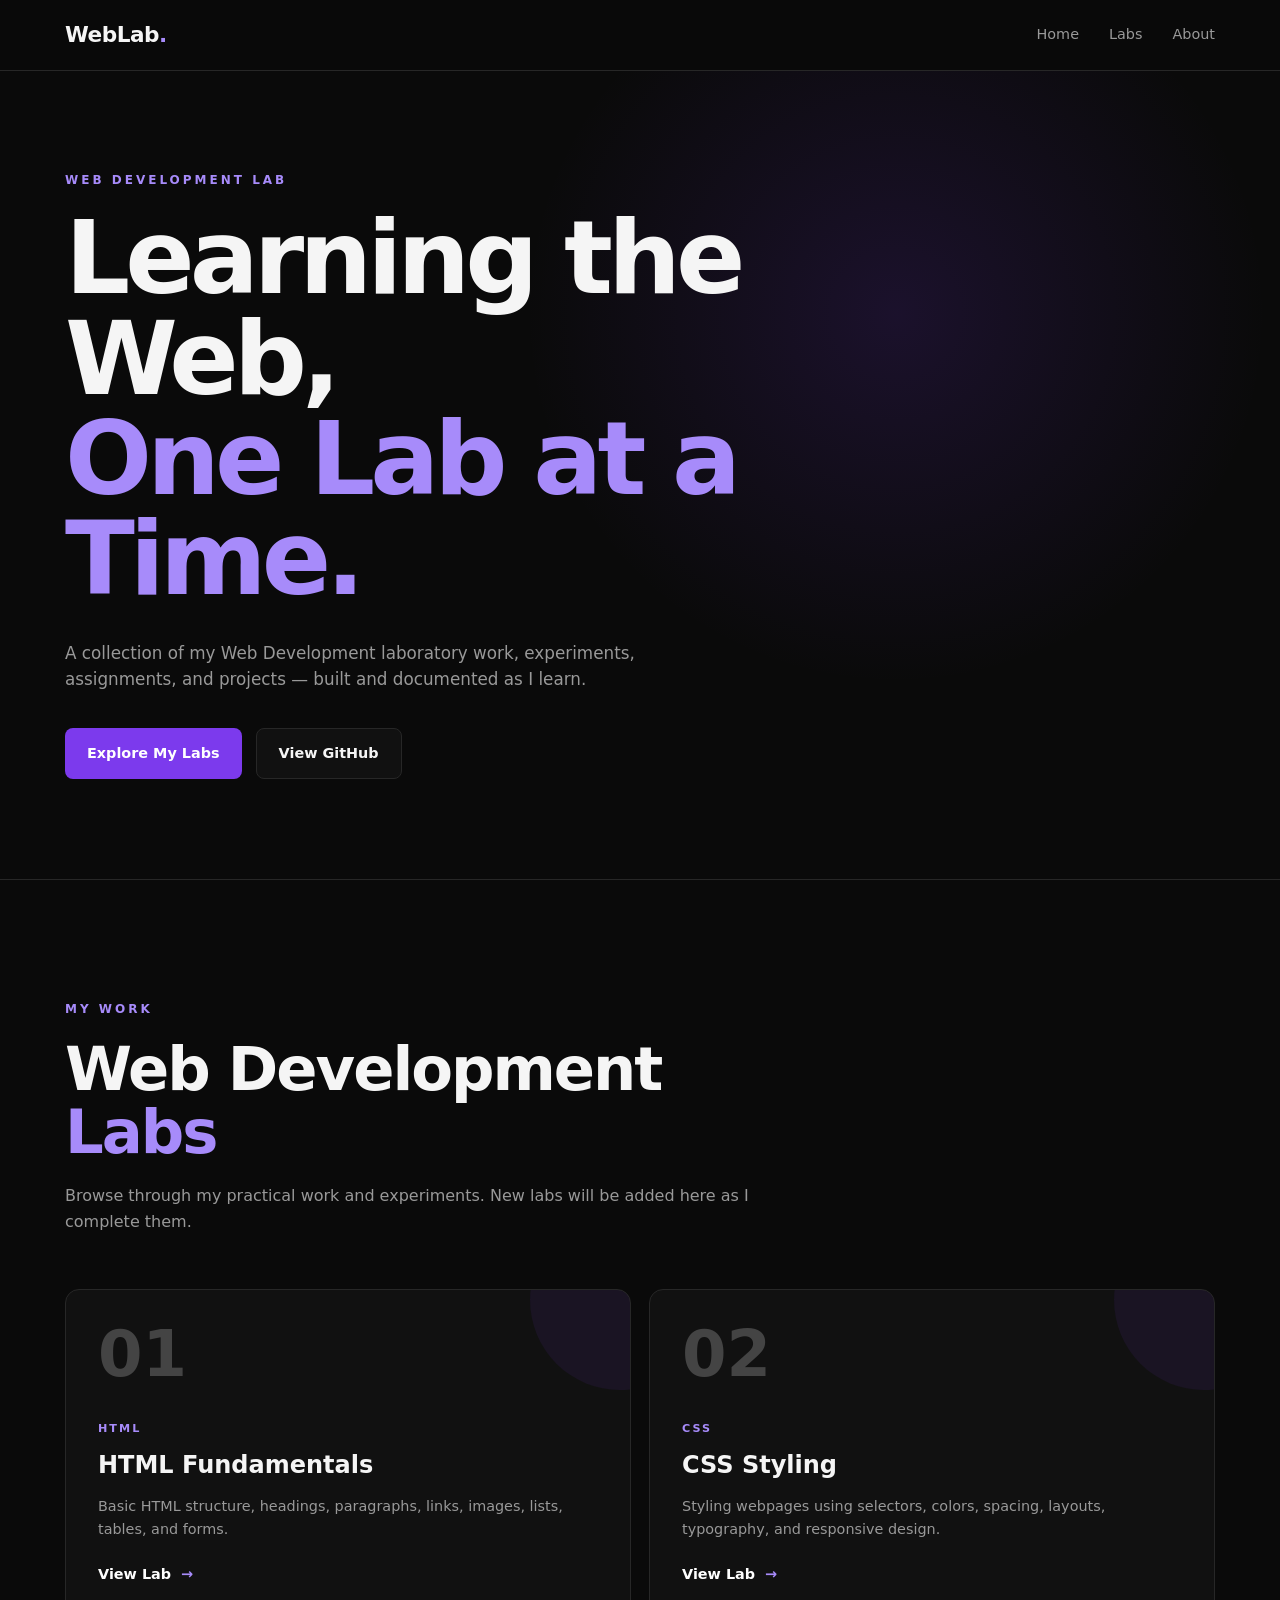
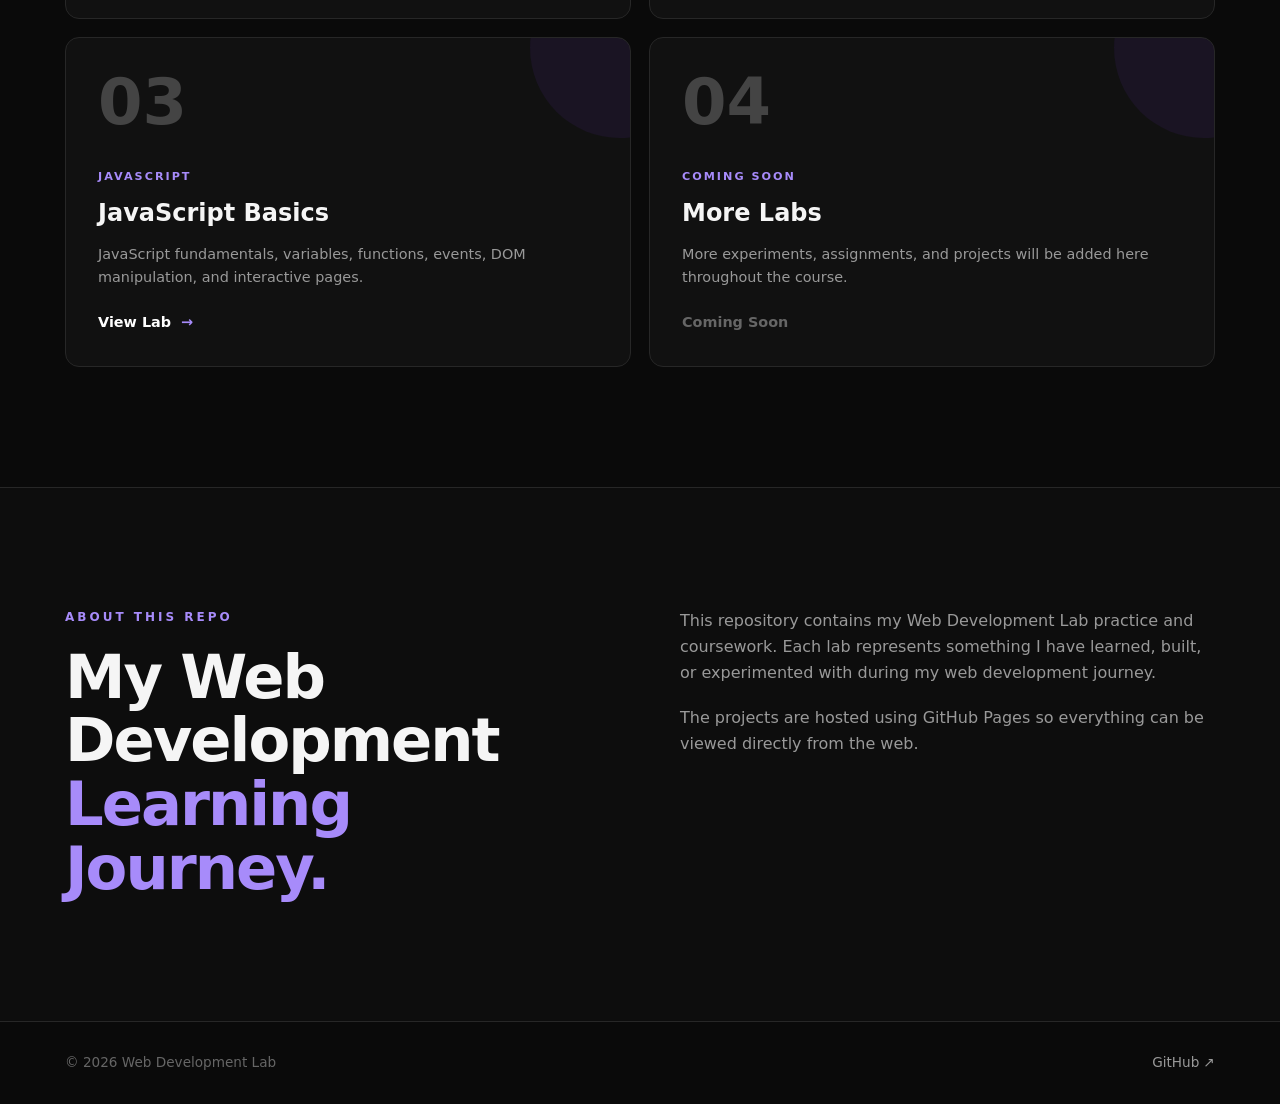
<file: index.html>
<!DOCTYPE html>
<html lang="en">
<head>
    <meta charset="UTF-8">
    <meta name="viewport" content="width=device-width, initial-scale=1.0">

    <title>Web Development Lab | Portfolio</title>

    <meta
        name="description"
        content="Web Development Lab practice, experiments, and projects."
    >

    <link rel="stylesheet" href="style.css">
</head>

<body>

    <!-- Navigation -->
    <header class="navbar">
        <div class="container nav-content">
            <a href="index.html" class="logo">WebLab<span>.</span></a>

            <nav>
                <a href="#home">Home</a>
                <a href="#labs">Labs</a>
                <a href="#about">About</a>
            </nav>
        </div>
    </header>


    <main>

        <!-- Hero Section -->
        <section id="home" class="hero">
            <div class="container hero-content">

                <p class="eyebrow">WEB DEVELOPMENT LAB</p>

                <h1>
                    Learning the Web,<br>
                    <span>One Lab at a Time.</span>
                </h1>

                <p class="hero-description">
                    A collection of my Web Development laboratory work,
                    experiments, assignments, and projects — built and
                    documented as I learn.
                </p>

                <div class="hero-buttons">
                    <a href="#labs" class="btn btn-primary">
                        Explore My Labs
                    </a>

                    <a
                        href="https://github.com/YOUR-USERNAME"
                        target="_blank"
                        rel="noopener noreferrer"
                        class="btn btn-secondary"
                    >
                        View GitHub
                    </a>
                </div>

            </div>
        </section>


        <!-- Labs Section -->
        <section id="labs" class="labs-section">
            <div class="container">

                <div class="section-heading">
                    <p class="eyebrow">MY WORK</p>

                    <h2>
                        Web Development <span>Labs</span>
                    </h2>

                    <p>
                        Browse through my practical work and experiments.
                        New labs will be added here as I complete them.
                    </p>
                </div>


                <div class="labs-grid">

                    <!-- Lab 01 -->
                    <article class="lab-card">
                        <div class="lab-number">01</div>

                        <div class="lab-content">
                            <p class="lab-type">HTML</p>

                            <h3>HTML Fundamentals</h3>

                            <p>
                                Basic HTML structure, headings, paragraphs,
                                links, images, lists, tables, and forms.
                            </p>

                            <a href="lab-01/" class="lab-link">
                                View Lab
                                <span>→</span>
                            </a>
                        </div>
                    </article>


                    <!-- Lab 02 -->
                    <article class="lab-card">
                        <div class="lab-number">02</div>

                        <div class="lab-content">
                            <p class="lab-type">CSS</p>

                            <h3>CSS Styling</h3>

                            <p>
                                Styling webpages using selectors, colors,
                                spacing, layouts, typography, and responsive
                                design.
                            </p>

                            <a href="lab-02/" class="lab-link">
                                View Lab
                                <span>→</span>
                            </a>
                        </div>
                    </article>


                    <!-- Lab 03 -->
                    <article class="lab-card">
                        <div class="lab-number">03</div>

                        <div class="lab-content">
                            <p class="lab-type">JAVASCRIPT</p>

                            <h3>JavaScript Basics</h3>

                            <p>
                                JavaScript fundamentals, variables, functions,
                                events, DOM manipulation, and interactive pages.
                            </p>

                            <a href="lab-03/" class="lab-link">
                                View Lab
                                <span>→</span>
                            </a>
                        </div>
                    </article>


                    <!-- Future Lab -->
                    <article class="lab-card future-card">
                        <div class="lab-number">04</div>

                        <div class="lab-content">
                            <p class="lab-type">COMING SOON</p>

                            <h3>More Labs</h3>

                            <p>
                                More experiments, assignments, and projects
                                will be added here throughout the course.
                            </p>

                            <span class="lab-link disabled">
                                Coming Soon
                            </span>
                        </div>
                    </article>

                </div>

            </div>
        </section>


        <!-- About Section -->
        <section id="about" class="about-section">
            <div class="container">

                <div class="about-grid">

                    <div>
                        <p class="eyebrow">ABOUT THIS REPO</p>

                        <h2>
                            My Web Development
                            <span>Learning Journey.</span>
                        </h2>
                    </div>

                    <div class="about-text">
                        <p>
                            This repository contains my Web Development Lab
                            practice and coursework. Each lab represents
                            something I have learned, built, or experimented
                            with during my web development journey.
                        </p>

                        <p>
                            The projects are hosted using GitHub Pages so
                            everything can be viewed directly from the web.
                        </p>
                    </div>

                </div>

            </div>
        </section>

    </main>


    <!-- Footer -->
    <footer>
        <div class="container footer-content">

            <p>
                © 2026 Web Development Lab
            </p>

            <a
                href="https://github.com/YOUR-USERNAME"
                target="_blank"
                rel="noopener noreferrer"
            >
                GitHub ↗
            </a>

        </div>
    </footer>

</body>
</html>
</file>
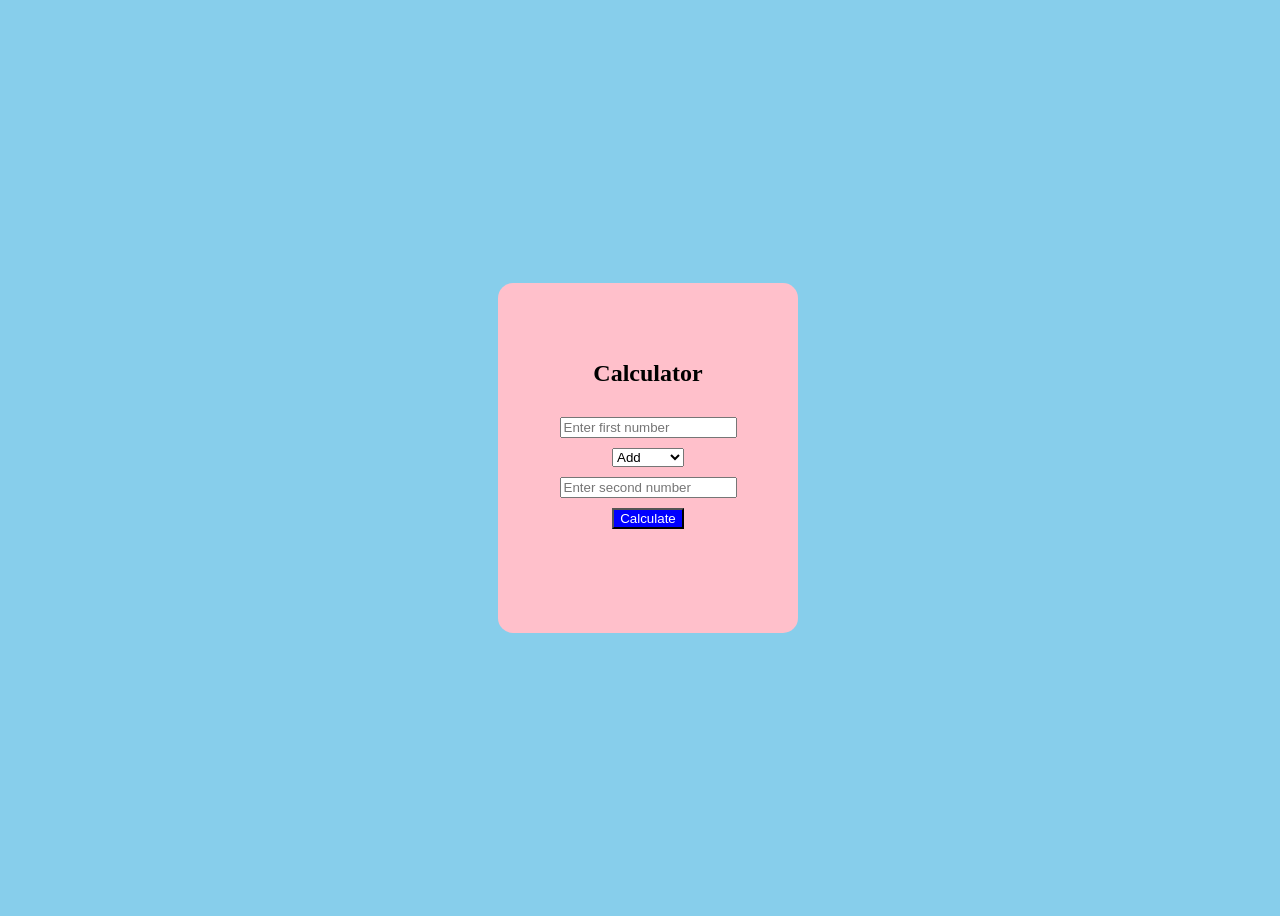
<file: calculator.html>
<!DOCTYPE html>
<html>
<head>
<style>
		body{
			height: 100vh;
			width: 100%;
			background-color: skyblue;
			display: flex;
			align-items: center;
			justify-content: center;
		}
		#calculator{
		display: flex;
        flex-direction: column;
        justify-content: center;
        align-items: center;
        gap: 10px;
        width: 300px;
        min-height: 350px;
        background-color: pink;
        padding: 50px;
        border-radius: 15px;
        border-color: black;
        box-sizing: border-box;
		}
		#btn{
			background-color: blue;
			color: white;
		}

</style>	

</head>
<body>
	<div id='calculator'>
		<h2>Calculator</h2>
		<input id="fnum" type="number" placeholder="Enter first number">
		<select id='operator'>
			<option value="+">Add</option>
			<option value="-">Subtract</option>
			<option value="*">Multiply</option>
			<option value="/">Divide</option>

		</select>
		<input  id="snum" type="number" placeholder="Enter second number">
		<button id='btn' onclick="Calculator()">Calculate</button>
		<h3 id="result"></h3>
	</div>
</body>
<script>
		function Calculator(){
			
			let firstNum=parseFloat(document.getElementById('fnum').value);
			let SecondNum=parseFloat(document.getElementById('snum').value);
			let value=document.getElementById('operator').value;
			if(isNaN(firstNum) || isNaN(SecondNum)){
				document.getElementById("result").innerText="Enter both numbers";
				return ;
			}
			var result;
			if(value=='+'){
				result=firstNum+SecondNum;
			}
			else if(value=='-'){
				result=firstNum-SecondNum;
			}
			else if(value=='*'){
				result=firstNum*SecondNum;
			}
			else if(value=='/'){
				result=firstNum/SecondNum;
			}
			document.getElementById('result').innerText=result;
		}


</script>




</html>
</file>
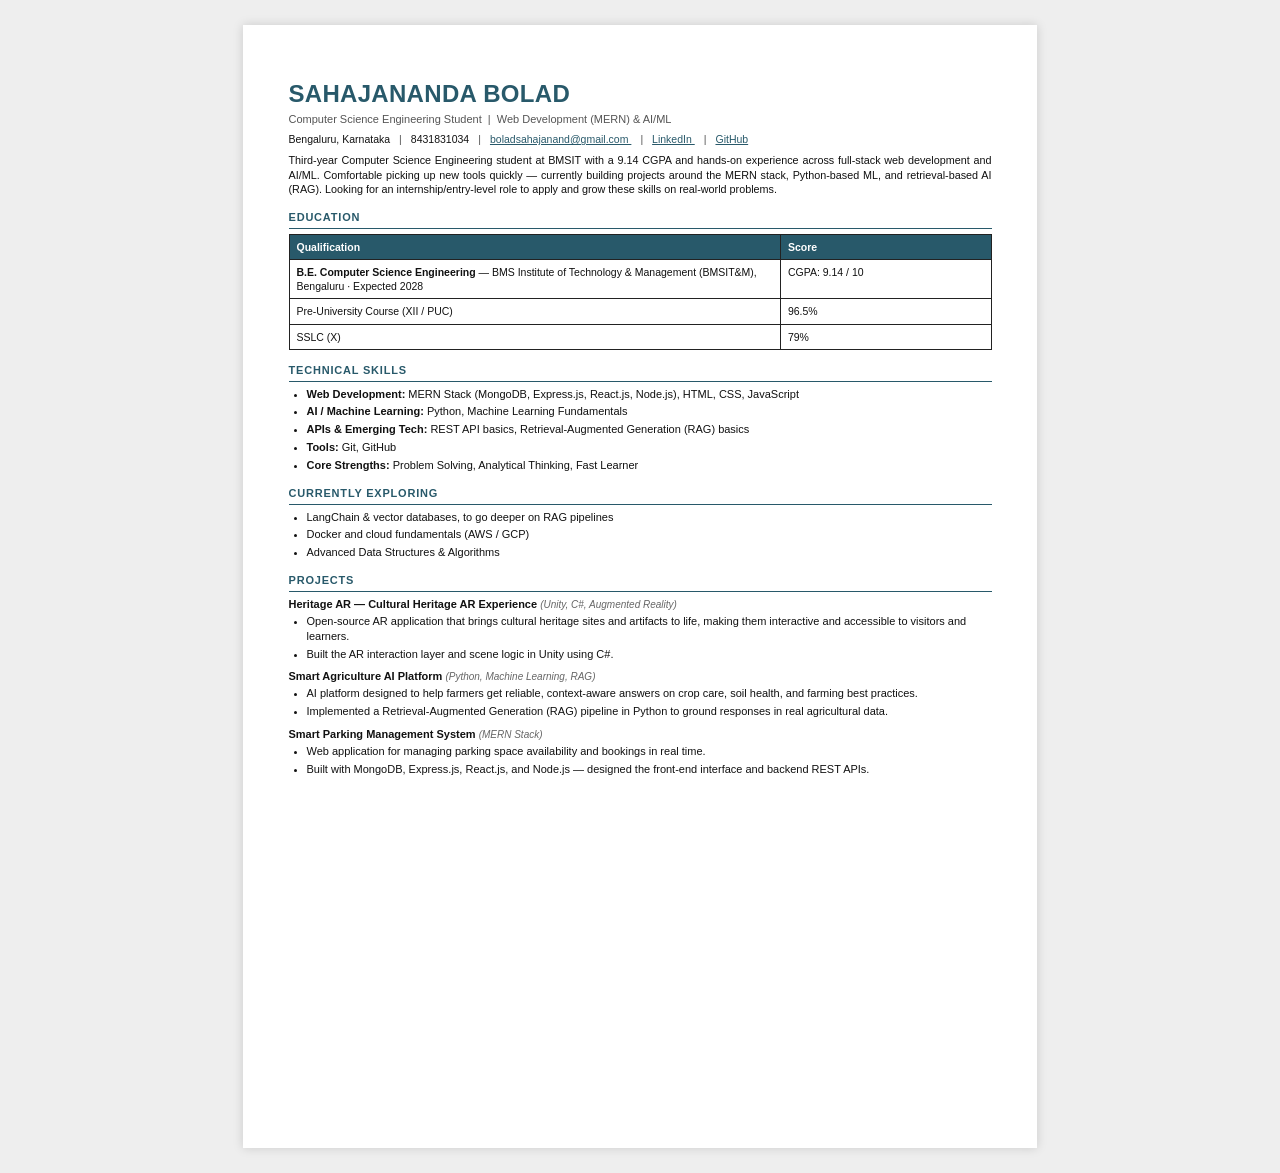
<file: resume.html>
<!DOCTYPE html>
<html lang="en">
<head>
    <meta charset="UTF-8">
    <meta name="viewport" content="width=device-width, initial-scale=1.0">

    <title>Sahajananda Bolad | Resume</title>

    <style>
        /* ==============================
           PAGE / GENERAL
        ============================== */

        * {
            box-sizing: border-box;
        }

        body {
            margin: 0;
            padding: 0;
            background: #eeeeee;

            font-family: Arial, Helvetica, sans-serif;
            color: #111111;

            font-size: 11px;
            line-height: 1.35;
        }

        .resume {
            width: 210mm;
            min-height: 297mm;

            margin: 25px auto;
            padding: 14mm 12mm;

            background: white;

            box-shadow: 0 0 10px rgba(0, 0, 0, 0.15);
        }


        /* ==============================
           HEADER
        ============================== */

        .header {
            margin-bottom: 10px;
        }

        .name {
            margin: 0 0 2px 0;

            color: #28596a;

            font-size: 24px;
            font-weight: 700;
            letter-spacing: 0.3px;
        }

        .subtitle {
            margin: 0 0 5px 0;

            color: #555555;

            font-size: 11px;
        }

        .contact {
            display: flex;
            flex-wrap: wrap;
            gap: 0;

            margin-bottom: 7px;

            font-size: 10.5px;
        }

        .contact span {
            display: inline-block;
        }

        .contact span:not(:last-child)::after {
            content: "|";
            margin: 0 9px;
            color: #555555;
        }

        .contact a {
            color: #28596a;
            text-decoration: underline;
        }

        .summary {
            margin: 0;

            text-align: justify;

            font-size: 10.8px;
            line-height: 1.35;
        }


        /* ==============================
           SECTION HEADINGS
        ============================== */

        .section {
            margin-top: 13px;
        }

        .section-title {
            margin: 0 0 5px 0;
            padding-bottom: 3px;

            color: #28596a;

            border-bottom: 1.5px solid #28596a;

            font-size: 11px;
            font-weight: 700;

            letter-spacing: 0.8px;
            text-transform: uppercase;
        }


        /* ==============================
           EDUCATION TABLE
        ============================== */

        table {
            width: 100%;

            border-collapse: collapse;

            font-size: 10.5px;
        }

        th,
        td {
            border: 1px solid #222222;

            padding: 5px 7px;

            text-align: left;
            vertical-align: top;
        }

        th {
            background: #28596a;
            color: white;

            font-weight: 700;
        }

        th:last-child,
        td:last-child {
            width: 30%;
        }


        /* ==============================
           SKILLS / EXPLORING
        ============================== */

        ul {
            margin: 0;
            padding-left: 18px;
        }

        li {
            margin-bottom: 3px;
        }

        .bold {
            font-weight: 700;
        }


        /* ==============================
           PROJECTS
        ============================== */

        .project {
            margin-bottom: 8px;
        }

        .project:last-child {
            margin-bottom: 0;
        }

        .project-title {
            margin-bottom: 2px;

            font-weight: 700;
        }

        .project-tech {
            color: #666666;

            font-size: 10px;
            font-style: italic;
            font-weight: 400;
        }

        .project ul {
            margin-top: 1px;
        }


        /* ==============================
           PRINT
        ============================== */

        @media print {

            body {
                background: white;
            }

            .resume {
                width: 210mm;
                min-height: 297mm;

                margin: 0;
                padding: 14mm 12mm;

                box-shadow: none;
            }

            @page {
                size: A4;
                margin: 0;
            }

            a {
                color: #28596a;
            }
        }


        /* ==============================
           MOBILE
        ============================== */

        @media screen and (max-width: 800px) {

            body {
                background: white;
            }

            .resume {
                width: 100%;
                min-height: 100vh;

                margin: 0;
                padding: 25px;

                box-shadow: none;
            }

            .name {
                font-size: 22px;
            }

            .contact {
                line-height: 1.8;
            }

            .contact span:not(:last-child)::after {
                margin: 0 5px;
            }

            table {
                font-size: 10px;
            }
        }
    </style>
</head>


<body>

    <div class="resume">

        <!-- ==========================
             HEADER
        =========================== -->

        <header class="header">

            <h1 class="name">
                SAHAJANANDA BOLAD
            </h1>

            <p class="subtitle">
                Computer Science Engineering Student
                &nbsp;|&nbsp;
                Web Development (MERN) & AI/ML
            </p>

            <div class="contact">

                <span>Bengaluru, Karnataka</span>

                <span>8431831034</span>

                <span>
                    <a href="mailto:boladsahajanand@gmail.com">
                        boladsahajanand@gmail.com
                    </a>
                </span>

                <span>
                    <a
                        href="https://www.linkedin.com/"
                        target="_blank"
                    >
                        LinkedIn
                    </a>
                </span>

                <span>
                    <a
                        href="https://github.com/"
                        target="_blank"
                    >
                        GitHub
                    </a>
                </span>

            </div>

            <p class="summary">
                Third-year Computer Science Engineering student at BMSIT with
                a 9.14 CGPA and hands-on experience across full-stack web
                development and AI/ML. Comfortable picking up new tools
                quickly — currently building projects around the MERN stack,
                Python-based ML, and retrieval-based AI (RAG). Looking for
                an internship/entry-level role to apply and grow these skills
                on real-world problems.
            </p>

        </header>


        <!-- ==========================
             EDUCATION
        =========================== -->

        <section class="section">

            <h2 class="section-title">
                Education
            </h2>

            <table>

                <thead>
                    <tr>
                        <th>Qualification</th>
                        <th>Score</th>
                    </tr>
                </thead>

                <tbody>

                    <tr>
                        <td>
                            <strong>
                                B.E. Computer Science Engineering
                            </strong>
                            — BMS Institute of Technology & Management
                            (BMSIT&M), Bengaluru
                            · Expected 2028
                        </td>

                        <td>
                            CGPA: 9.14 / 10
                        </td>
                    </tr>

                    <tr>
                        <td>
                            Pre-University Course (XII / PUC)
                        </td>

                        <td>
                            96.5%
                        </td>
                    </tr>

                    <tr>
                        <td>
                            SSLC (X)
                        </td>

                        <td>
                            79%
                        </td>
                    </tr>

                </tbody>

            </table>

        </section>


        <!-- ==========================
             TECHNICAL SKILLS
        =========================== -->

        <section class="section">

            <h2 class="section-title">
                Technical Skills
            </h2>

            <ul>

                <li>
                    <span class="bold">Web Development:</span>
                    MERN Stack (MongoDB, Express.js, React.js, Node.js),
                    HTML, CSS, JavaScript
                </li>

                <li>
                    <span class="bold">AI / Machine Learning:</span>
                    Python, Machine Learning Fundamentals
                </li>

                <li>
                    <span class="bold">APIs & Emerging Tech:</span>
                    REST API basics, Retrieval-Augmented Generation (RAG) basics
                </li>

                <li>
                    <span class="bold">Tools:</span>
                    Git, GitHub
                </li>

                <li>
                    <span class="bold">Core Strengths:</span>
                    Problem Solving, Analytical Thinking, Fast Learner
                </li>

            </ul>

        </section>


        <!-- ==========================
             CURRENTLY EXPLORING
        =========================== -->

        <section class="section">

            <h2 class="section-title">
                Currently Exploring
            </h2>

            <ul>

                <li>
                    LangChain & vector databases, to go deeper on RAG pipelines
                </li>

                <li>
                    Docker and cloud fundamentals (AWS / GCP)
                </li>

                <li>
                    Advanced Data Structures & Algorithms
                </li>

            </ul>

        </section>


        <!-- ==========================
             PROJECTS
        =========================== -->

        <section class="section">

            <h2 class="section-title">
                Projects
            </h2>


            <!-- Project 1 -->

            <div class="project">

                <div class="project-title">
                    Heritage AR —
                    Cultural Heritage AR Experience

                    <span class="project-tech">
                        (Unity, C#, Augmented Reality)
                    </span>
                </div>

                <ul>

                    <li>
                        Open-source AR application that brings cultural
                        heritage sites and artifacts to life, making them
                        interactive and accessible to visitors and learners.
                    </li>

                    <li>
                        Built the AR interaction layer and scene logic in Unity
                        using C#.
                    </li>

                </ul>

            </div>


            <!-- Project 2 -->

            <div class="project">

                <div class="project-title">
                    Smart Agriculture AI Platform

                    <span class="project-tech">
                        (Python, Machine Learning, RAG)
                    </span>
                </div>

                <ul>

                    <li>
                        AI platform designed to help farmers get reliable,
                        context-aware answers on crop care, soil health,
                        and farming best practices.
                    </li>

                    <li>
                        Implemented a Retrieval-Augmented Generation (RAG)
                        pipeline in Python to ground responses in real
                        agricultural data.
                    </li>

                </ul>

            </div>


            <!-- Project 3 -->

            <div class="project">

                <div class="project-title">
                    Smart Parking Management System

                    <span class="project-tech">
                        (MERN Stack)
                    </span>
                </div>

                <ul>

                    <li>
                        Web application for managing parking space availability
                        and bookings in real time.
                    </li>

                    <li>
                        Built with MongoDB, Express.js, React.js, and Node.js
                        — designed the front-end interface and backend REST APIs.
                    </li>

                </ul>

            </div>

        </section>

    </div>

</body>
</html>
</file>
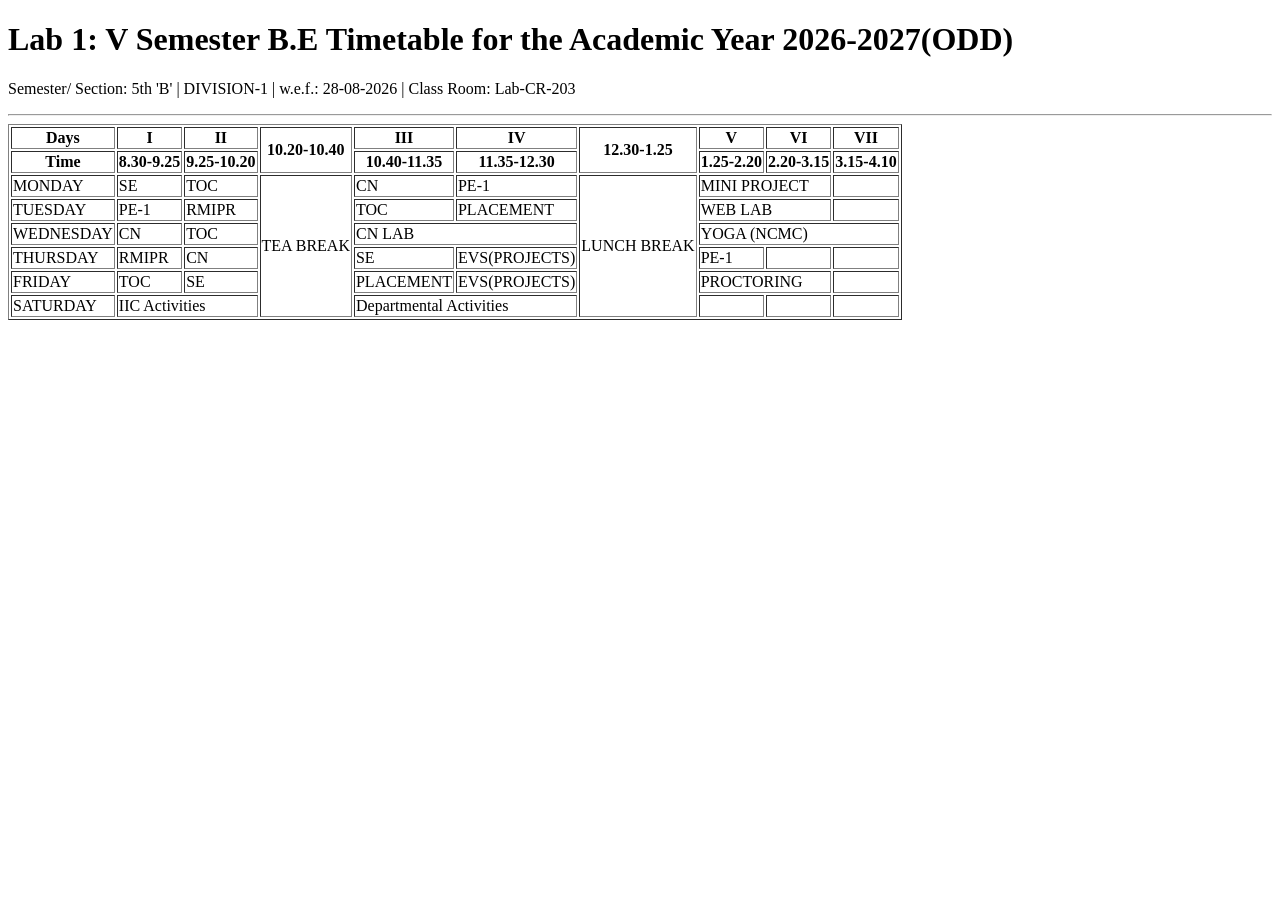
<file: timetable.html>
<!DOCTYPE html>
<html lang="en">
<head>
    <meta charset="UTF-8">
    <title>V Semester B.E Timetable</title>
</head>
<body>

    <h1>Lab 1: V Semester B.E Timetable for the Academic Year 2026-2027(ODD)</h1>
    <p>Semester/ Section: 5th 'B' | DIVISION-1 | w.e.f.: 28-08-2026 | Class Room: Lab-CR-203</p>
    <hr>

    <table border="1">
        <tr>
            <th>Days</th>
            <th>I</th>
            <th>II</th>
            <th rowspan="2">10.20-10.40</th>
            <th>III</th>
            <th>IV</th>
            <th rowspan="2">12.30-1.25</th>
            <th>V</th>
            <th>VI</th>
            <th>VII</th>
        </tr>
        <tr>
            <th>Time</th>
            <th>8.30-9.25</th>
            <th>9.25-10.20</th>
            <th>10.40-11.35</th>
            <th>11.35-12.30</th>
            <th>1.25-2.20</th>
            <th>2.20-3.15</th>
            <th>3.15-4.10</th>
        </tr>

        <tr>
            <td>MONDAY</td>
            <td>SE</td>
            <td>TOC</td>
            <td rowspan="6">TEA BREAK</td>
            <td>CN</td>
            <td>PE-1</td>
            <td rowspan="6">LUNCH BREAK</td>
            <td colspan="2">MINI PROJECT</td>
            <td></td>
        </tr>

        <tr>
            <td>TUESDAY</td>
            <td>PE-1</td>
            <td>RMIPR</td>
            <td>TOC</td>
            <td>PLACEMENT</td>
            <td colspan="2">WEB LAB</td>
            <td></td>
        </tr>

        <tr>
            <td>WEDNESDAY</td>
            <td>CN</td>
            <td>TOC</td>
            <td colspan="2">CN LAB</td>
            <td colspan="3">YOGA (NCMC)</td>
        </tr>

        <tr>
            <td>THURSDAY</td>
            <td>RMIPR</td>
            <td>CN</td>
            <td>SE</td>
            <td>EVS(PROJECTS)</td>
            <td>PE-1</td>
            <td></td>
            <td></td>
        </tr>

        <tr>
            <td>FRIDAY</td>
            <td>TOC</td>
            <td>SE</td>
            <td>PLACEMENT</td>
            <td>EVS(PROJECTS)</td>
            <td colspan="2">PROCTORING</td>
            <td></td>
        </tr>

        <tr>
            <td>SATURDAY</td>
            <td colspan="2">IIC Activities</td>
            <td colspan="2">Departmental Activities</td>
            <td></td>
            <td></td>
            <td></td>
        </tr>
    </table>

</body>
</html>
</file>
<file: style.css>
/* =========================================
   RESET
========================================= */

* {
    margin: 0;
    padding: 0;
    box-sizing: border-box;
}

html {
    scroll-behavior: smooth;
}

body {
    font-family:
        Inter,
        ui-sans-serif,
        system-ui,
        -apple-system,
        BlinkMacSystemFont,
        "Segoe UI",
        sans-serif;

    background: #0a0a0a;
    color: #f5f5f5;
    line-height: 1.6;
}


/* =========================================
   VARIABLES
========================================= */

:root {
    --background: #0a0a0a;
    --surface: #111111;
    --surface-light: #171717;

    --text: #f5f5f5;
    --muted: #999999;

    --border: #272727;

    --accent: #7c3aed;
    --accent-light: #a78bfa;

    --max-width: 1150px;
}


/* =========================================
   GENERAL
========================================= */

.container {
    width: min(90%, var(--max-width));
    margin: 0 auto;
}

a {
    color: inherit;
    text-decoration: none;
}


/* =========================================
   NAVBAR
========================================= */

.navbar {
    position: sticky;
    top: 0;
    z-index: 100;

    background: rgba(10, 10, 10, 0.85);
    backdrop-filter: blur(12px);

    border-bottom: 1px solid var(--border);
}

.nav-content {
    min-height: 70px;

    display: flex;
    align-items: center;
    justify-content: space-between;
}

.logo {
    font-size: 1.35rem;
    font-weight: 800;
    letter-spacing: -0.5px;
}

.logo span {
    color: var(--accent-light);
}

nav {
    display: flex;
    gap: 30px;
}

nav a {
    color: var(--muted);
    font-size: 0.9rem;
    transition: color 0.2s ease;
}

nav a:hover {
    color: var(--text);
}


/* =========================================
   HERO
========================================= */

.hero {
    min-height: 650px;

    display: flex;
    align-items: center;

    border-bottom: 1px solid var(--border);

    background:
        radial-gradient(
            circle at 70% 30%,
            rgba(124, 58, 237, 0.15),
            transparent 35%
        );
}

.hero-content {
    padding: 100px 0;
}

.eyebrow {
    margin-bottom: 18px;

    color: var(--accent-light);

    font-size: 0.75rem;
    font-weight: 700;
    letter-spacing: 3px;
}

.hero h1 {
    max-width: 850px;

    font-size: clamp(3.2rem, 8vw, 6.5rem);
    line-height: 0.98;
    letter-spacing: -5px;
}

.hero h1 span {
    color: var(--accent-light);
}

.hero-description {
    max-width: 650px;

    margin-top: 30px;

    color: var(--muted);

    font-size: 1.05rem;
}

.hero-buttons {
    display: flex;
    gap: 14px;

    margin-top: 35px;
}

.btn {
    display: inline-flex;
    align-items: center;
    justify-content: center;

    padding: 13px 22px;

    border-radius: 8px;

    font-size: 0.9rem;
    font-weight: 600;

    transition:
        transform 0.2s ease,
        background 0.2s ease;
}

.btn:hover {
    transform: translateY(-2px);
}

.btn-primary {
    background: var(--accent);
    color: white;
}

.btn-primary:hover {
    background: #6d28d9;
}

.btn-secondary {
    border: 1px solid var(--border);
    background: var(--surface);
    color: var(--text);
}

.btn-secondary:hover {
    background: var(--surface-light);
}


/* =========================================
   LABS
========================================= */

.labs-section {
    padding: 120px 0;
}

.section-heading {
    max-width: 700px;

    margin-bottom: 55px;
}

.section-heading h2,
.about-section h2 {
    font-size: clamp(2.2rem, 5vw, 3.8rem);

    line-height: 1.05;
    letter-spacing: -2px;
}

.section-heading h2 span,
.about-section h2 span {
    color: var(--accent-light);
}

.section-heading > p:last-child {
    margin-top: 18px;

    color: var(--muted);
}


/* =========================================
   LAB CARDS
========================================= */

.labs-grid {
    display: grid;

    grid-template-columns:
        repeat(2, minmax(0, 1fr));

    gap: 18px;
}

.lab-card {
    position: relative;

    min-height: 330px;

    padding: 32px;

    display: flex;
    flex-direction: column;
    justify-content: space-between;

    background: var(--surface);

    border: 1px solid var(--border);
    border-radius: 14px;

    overflow: hidden;

    transition:
        transform 0.25s ease,
        border-color 0.25s ease;
}

.lab-card::before {
    content: "";

    position: absolute;

    width: 180px;
    height: 180px;

    right: -80px;
    top: -80px;

    background: var(--accent);

    opacity: 0.08;

    border-radius: 50%;
}

.lab-card:hover {
    transform: translateY(-5px);

    border-color: #4c3a72;
}

.lab-number {
    color: #444;

    font-size: 4rem;
    font-weight: 800;

    line-height: 1;
}

.lab-content {
    position: relative;
    z-index: 1;
}

.lab-type {
    margin-bottom: 8px;

    color: var(--accent-light);

    font-size: 0.7rem;
    font-weight: 700;

    letter-spacing: 2px;
}

.lab-content h3 {
    margin-bottom: 10px;

    font-size: 1.5rem;
}

.lab-content p:not(.lab-type) {
    max-width: 500px;

    color: var(--muted);

    font-size: 0.9rem;
}

.lab-link {
    display: inline-flex;
    gap: 10px;

    margin-top: 22px;

    color: white;

    font-size: 0.9rem;
    font-weight: 600;
}

.lab-link span {
    color: var(--accent-light);

    transition: transform 0.2s ease;
}

.lab-link:hover span {
    transform: translateX(5px);
}

.disabled {
    color: #666;
}


/* =========================================
   ABOUT
========================================= */

.about-section {
    padding: 120px 0;

    background: #0d0d0d;

    border-top: 1px solid var(--border);
    border-bottom: 1px solid var(--border);
}

.about-grid {
    display: grid;

    grid-template-columns:
        1fr 1fr;

    gap: 80px;

    align-items: start;
}

.about-text {
    color: var(--muted);

    font-size: 1rem;
}

.about-text p + p {
    margin-top: 20px;
}


/* =========================================
   FOOTER
========================================= */

footer {
    padding: 30px 0;
}

.footer-content {
    display: flex;

    justify-content: space-between;
    align-items: center;

    color: #666;

    font-size: 0.85rem;
}

.footer-content a {
    color: var(--muted);

    transition: color 0.2s ease;
}

.footer-content a:hover {
    color: white;
}


/* =========================================
   RESPONSIVE
========================================= */

@media (max-width: 768px) {

    nav {
        gap: 15px;
    }

    nav a {
        font-size: 0.8rem;
    }

    .hero {
        min-height: 580px;
    }

    .hero h1 {
        letter-spacing: -3px;
    }

    .hero-buttons {
        flex-direction: column;

        align-items: stretch;

        max-width: 300px;
    }

    .labs-grid {
        grid-template-columns: 1fr;
    }

    .about-grid {
        grid-template-columns: 1fr;

        gap: 35px;
    }

    .labs-section,
    .about-section {
        padding: 80px 0;
    }
}


@media (max-width: 480px) {

    .nav-content {
        min-height: 60px;
    }

    nav a:nth-child(1) {
        display: none;
    }

    .hero h1 {
        font-size: 3rem;
    }

    .lab-card {
        min-height: 300px;

        padding: 25px;
    }

    .footer-content {
        flex-direction: column;

        gap: 10px;
    }
}
</file>
